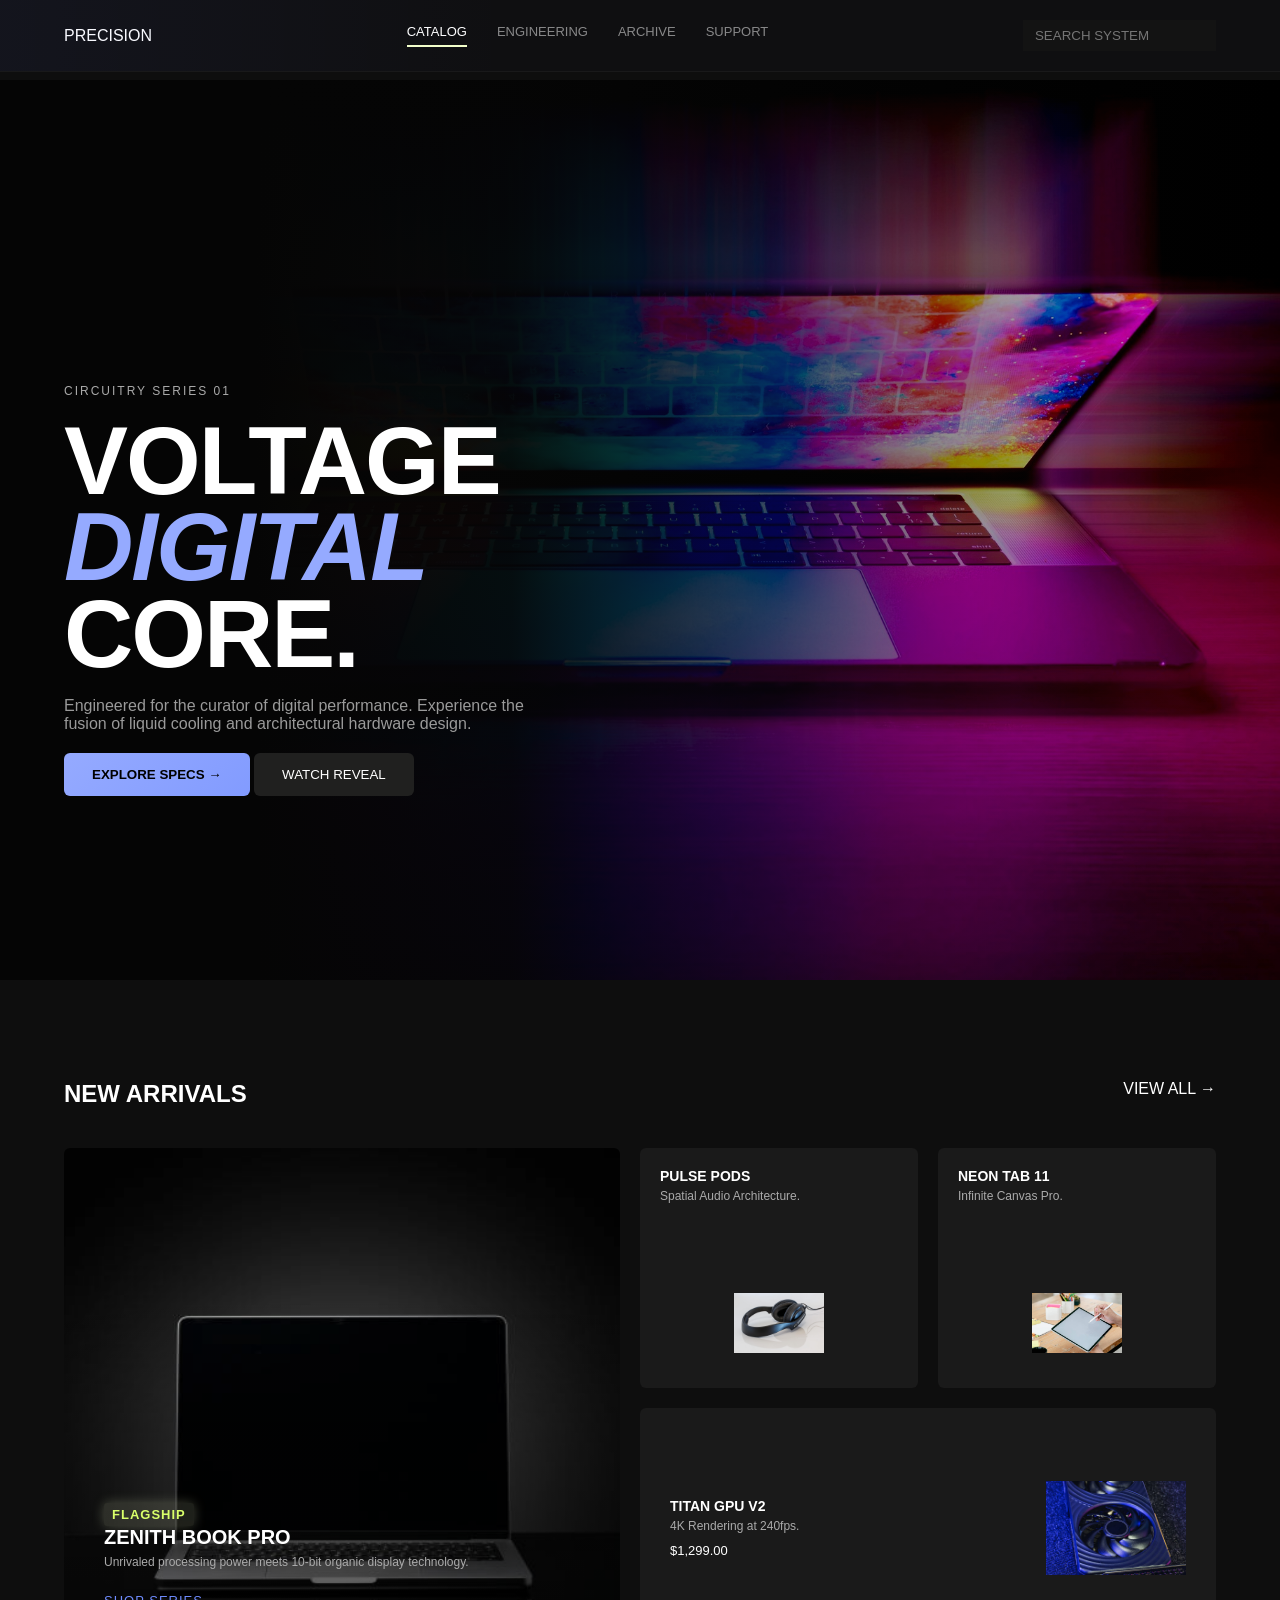
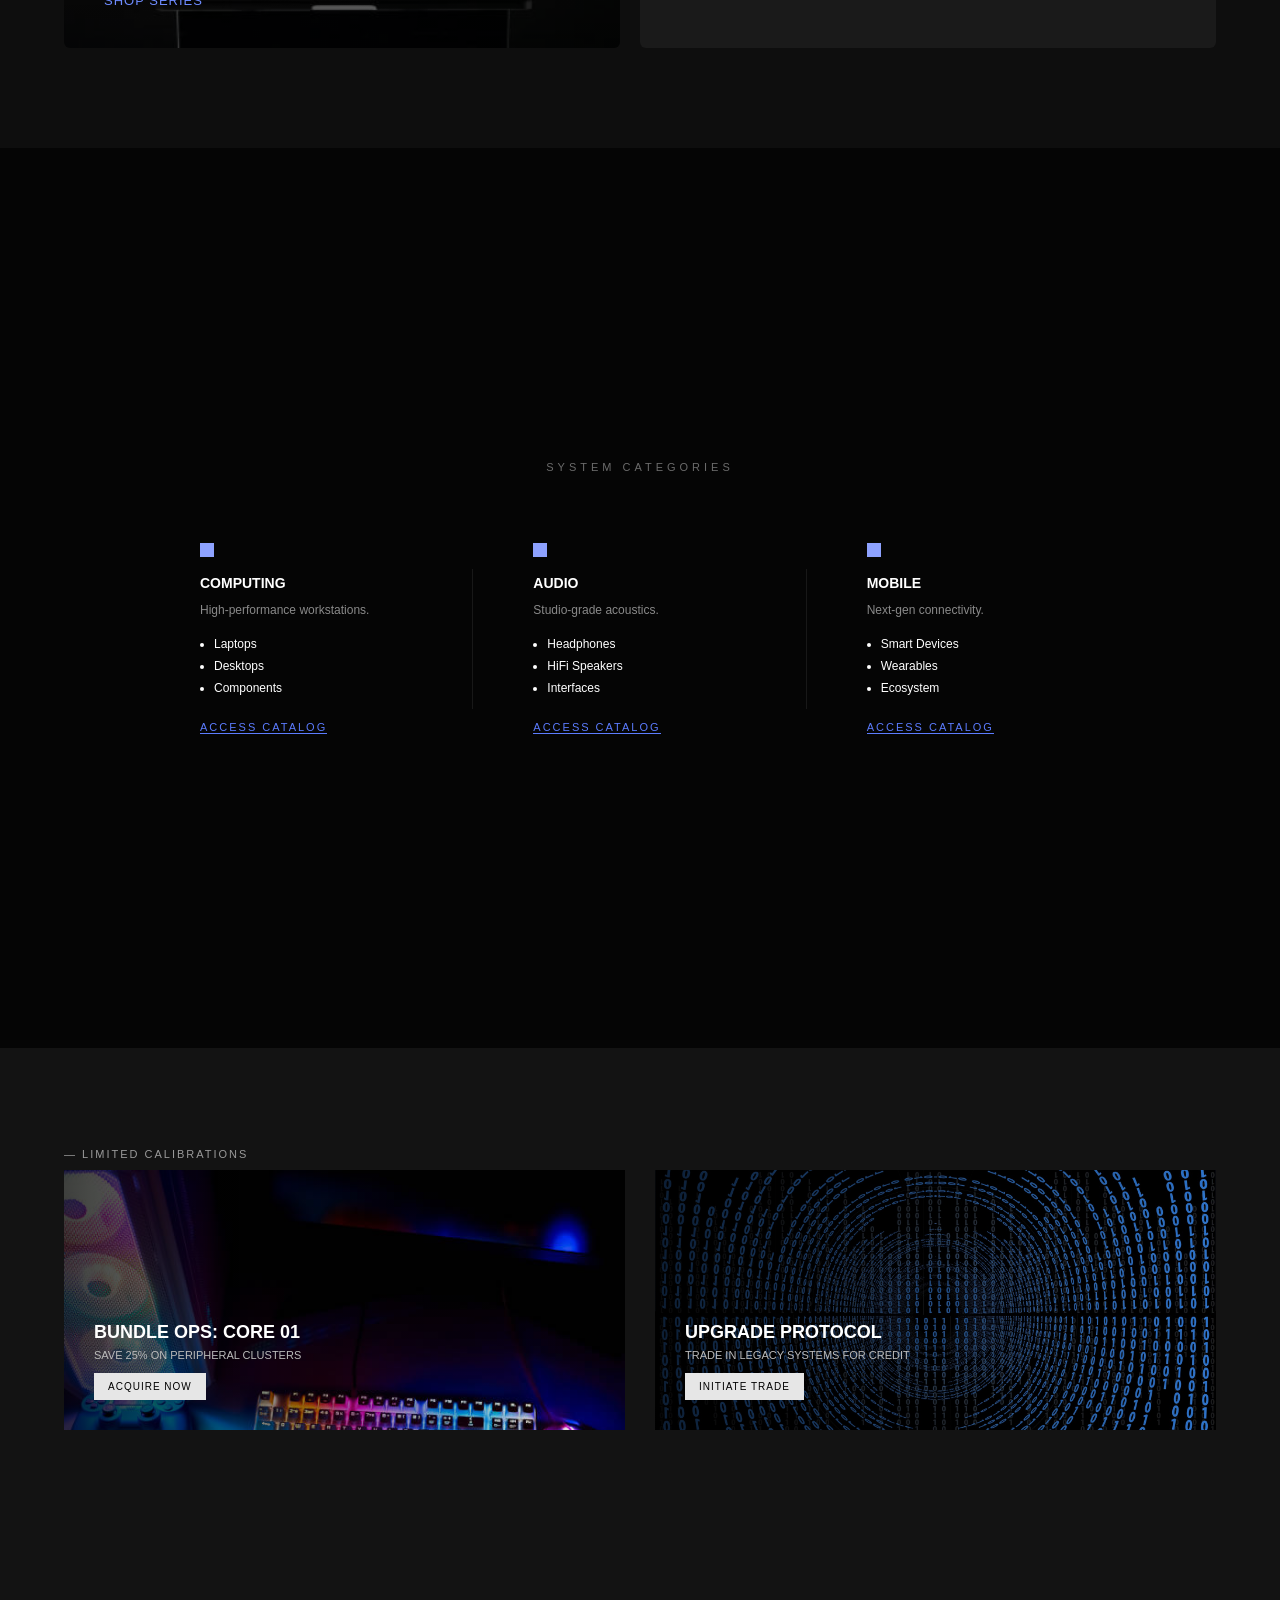
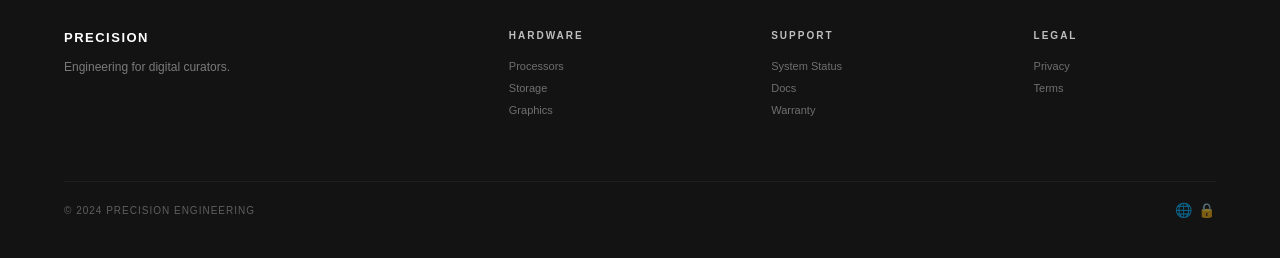
<file: index.html>
<!DOCTYPE html>
<html lang="en">
<head>
<meta charset="UTF-8">
<meta name="viewport" content="width=device-width, initial-scale=1.0">

<title>Precision</title>

<link href="https://fonts.googleapis.com/css2?family=Inter:wght@300;400;500&family=Space+Grotesk:wght@600;700&display=swap" rel="stylesheet">
<link rel="stylesheet" href="css/style.css">

</head>
<body>

<!-- NAV -->
<nav class="nav">
  <div class="container nav-inner">
  
  <div class="logo">PRECISION</div>

  <ul class="nav-links">
    <li class="active">CATALOG</li>
    <li>ENGINEERING</li>
    <li>ARCHIVE</li>
    <li>SUPPORT</li>
  </ul>

  <div class="nav-right">
    <input placeholder="SEARCH SYSTEM">
  </div>
</div>

</nav>

<!-- HERO -->
<section class="hero">
  
  
  <div class="container">
  <div class="hero-content">
    <p class="tag">CIRCUITRY SERIES 01</p>

    <h1>
      VOLTAGE<br>
      <span>DIGITAL</span> CORE.
    </h1>

    <p class="desc">
      Engineered for the curator of digital performance.
      Experience the fusion of liquid cooling and architectural hardware design.
    </p>

    <div class="buttons">
      <button class="primary">EXPLORE SPECS →</button>
      <button class="secondary">WATCH REVEAL</button>
    </div>
  </div>

</div>
  

</section>

<!-- ARRIVALS -->
<section class="arrivals">
  
 <div class="container">
  <div class="arr-header">
    <h2>NEW ARRIVALS</h2>
    <span>VIEW ALL →</span>
  </div>

 <div class="arr-grid">

  <!-- BIG CARD -->
  <div class="card large">
    <img src="images/image1.png">
    <div class="overlay">
      <span class="badge">FLAGSHIP</span>
      <h3>ZENITH BOOK PRO</h3>
      <p>Unrivaled processing power meets 10-bit organic display technology.</p>
      <span class="link">SHOP SERIES</span>
    </div>
  </div>

  <!-- SMALL 1 -->
  <div class="card small">
    <div>
      <h4>PULSE PODS</h4>
      <p>Spatial Audio Architecture.</p>
    </div>
    <img src="images/headphone.jpg">
  </div>

  <!-- SMALL 2 -->
  <div class="card small">
    <div>
      <h4>NEON TAB 11</h4>
      <p>Infinite Canvas Pro.</p>
    </div>
    <img src="images/tablet.png">
  </div>

  <!-- WIDE -->
  <div class="card wide">
    <div>
      <h4>TITAN GPU V2</h4>
      <p>4K Rendering at 240fps.</p>
      <span>$1,299.00</span>
    </div>
    <img src="images/gpu.png">
  </div>

</div>
</div>
</section>


<!-- CATEGORIES -->
<section class="categories">
  
  <div class="container">
  <p class="cat-title">SYSTEM CATEGORIES</p>

  <div class="cat-grid">

    <div class="cat">
      <h3>COMPUTING</h3>
      <p>High-performance workstations.</p>
      <ul>
        <li>Laptops</li>
        <li>Desktops</li>
        <li>Components</li>
      </ul>
      <a href="#">ACCESS CATALOG</a>
    </div>

    <div class="cat">
      <h3>AUDIO</h3>
      <p>Studio-grade acoustics.</p>
      <ul>
        <li>Headphones</li>
        <li>HiFi Speakers</li>
        <li>Interfaces</li>
      </ul>
      <a href="#">ACCESS CATALOG</a>
    </div>

    <div class="cat">
      <h3>MOBILE</h3>
      <p>Next-gen connectivity.</p>
      <ul>
        <li>Smart Devices</li>
        <li>Wearables</li>
        <li>Ecosystem</li>
      </ul>
      <a href="#">ACCESS CATALOG</a>
    </div>

  </div>
</div>
</section>

<!-- BANNERS -->
<section class="banners">
  <div class="container">

  <p class="banner-tag">— LIMITED CALIBRATIONS</p>
  <div class="banner-grid">
  <div class="banner">
    <img src="images/image3.png" alt="">
    <div class="banner-content">
      <h3>BUNDLE OPS: CORE 01</h3>
      <p>SAVE 25% ON PERIPHERAL CLUSTERS</p>
      <button>ACQUIRE NOW</button>
    </div>
  </div>

  <div class="banner">
    <img src="images/lagancy.jpg" alt="">
    <div class="banner-content">
      <h3>UPGRADE PROTOCOL</h3>
      <p>TRADE IN LEGACY SYSTEMS FOR CREDIT</p>
      <button>INITIATE TRADE</button>
    </div>
  </div>
</div>
</div>
</section>

<!-- FOOTER -->
<footer class="footer">
  <div class="container">

  <div class="footer-grid">

    <div>
      <h3>PRECISION</h3>
      <p>Engineering for digital curators.</p>
    </div>

    <div>
      <h4>HARDWARE</h4>
      <p>Processors<br>Storage<br>Graphics</p>
    </div>

    <div>
      <h4>SUPPORT</h4>
      <p>System Status<br>Docs<br>Warranty</p>
    </div>

    <div>
      <h4>LEGAL</h4>
      <p>Privacy<br>Terms</p>
    </div>

  </div>

  <div class="footer-bottom">
    © 2024 PRECISION ENGINEERING
  </div>
</div>
</footer>

</body>
</html>
</file>
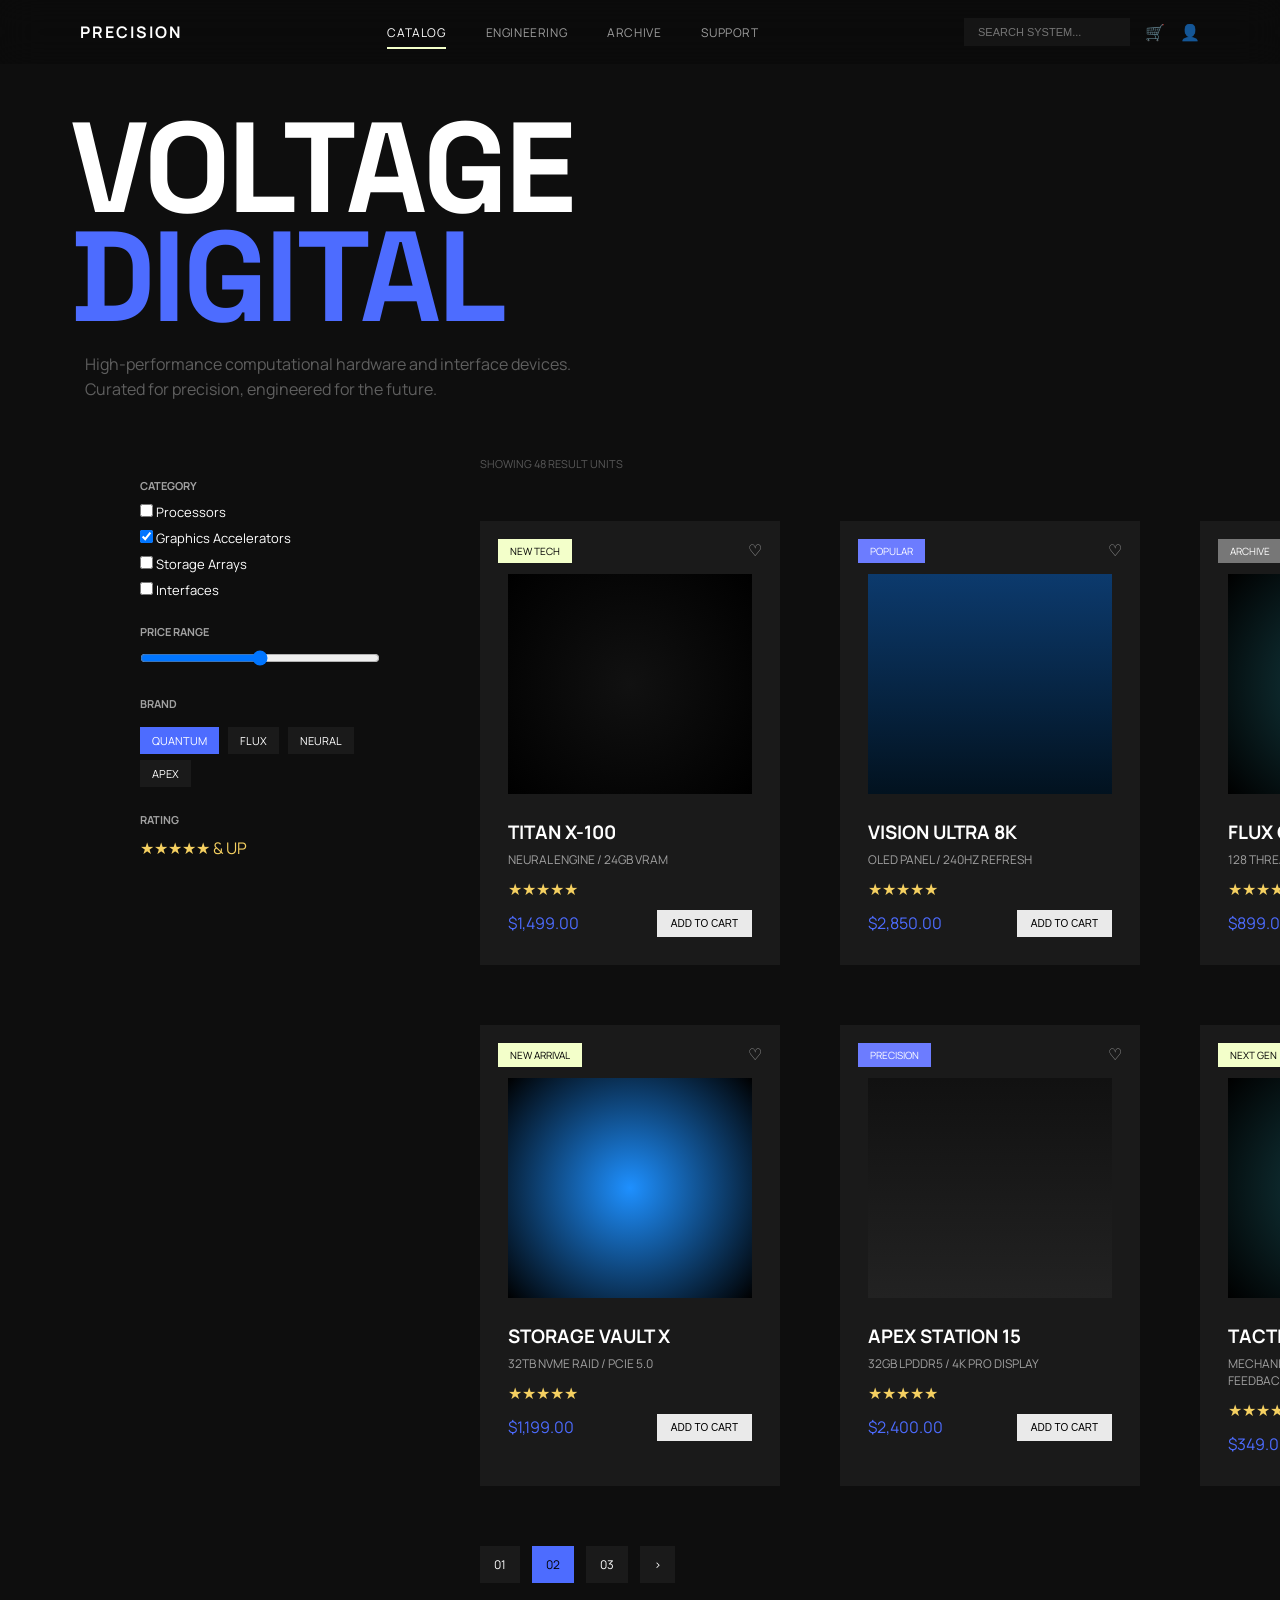
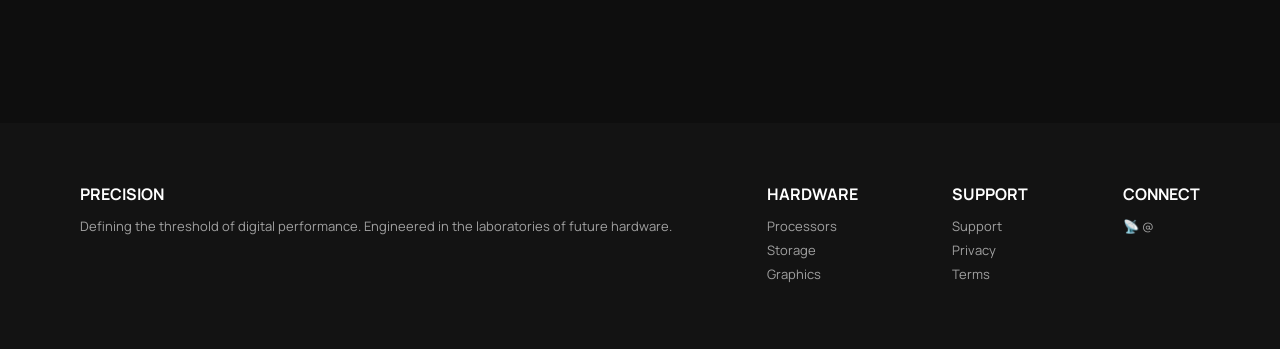
<file: product.html>
<!DOCTYPE html>
<html lang="en">
<head>
<meta charset="UTF-8">
<meta name="viewport" content="width=device-width, initial-scale=1.0">

<title>Precision</title>

<link href="https://fonts.googleapis.com/css2?family=Manrope:wght@300;400;600;700&family=Space+Grotesk:wght@500;700&display=swap" rel="stylesheet">
<link rel="stylesheet" href="css/product.css">

</head>
<body>

<!-- NAV -->
<nav class="nav">
  <div class="logo">PRECISION</div>

  <ul class="nav-links">
    <li class="active">CATALOG</li>
    <li>ENGINEERING</li>
    <li>ARCHIVE</li>
    <li>SUPPORT</li>
  </ul>

  <div class="nav-right">
    <input type="text" placeholder="SEARCH SYSTEM..." />
    <span class="icon">🛒</span>
    <span class="icon">👤</span>
  </div>
</nav>

<!-- ✅ HERO (MOVED OUTSIDE MAIN) -->
<section class="hero-section">
  <div class="hero">
    <h1>VOLTAGE<br><span>DIGITAL</span></h1>
    <p>
      High-performance computational hardware and interface devices.
      Curated for precision, engineered for the future.
    </p>
  </div>
</section>

<!-- MAIN -->
<section class="main">

  <!-- SIDEBAR -->
  <aside class="sidebar">

    <h4>CATEGORY</h4>
    <label><input type="checkbox"> Processors</label>
    <label><input type="checkbox" checked> Graphics Accelerators</label>
    <label><input type="checkbox"> Storage Arrays</label>
    <label><input type="checkbox"> Interfaces</label>

    <h4>PRICE RANGE</h4>
    <input type="range" class="range">

    <h4>BRAND</h4>
    <div class="brands">
      <span class="active">QUANTUM</span>
      <span>FLUX</span>
      <span>NEURAL</span>
      <span>APEX</span>
    </div>

    <h4>RATING</h4>
    <p class="stars">★★★★★ & UP</p>

  </aside>

  <!-- CONTENT -->
  <div class="content">

    <div class="top-bar">
      <span>SHOWING 48 RESULT UNITS</span>
      <span>SORT BY: <b>POPULARITY</b></span>
    </div>

    <!-- GRID -->
    <div class="grid">

      <!-- CARD 1 -->
      <div class="card">
        <span class="tag lime">NEW TECH</span>
        <span class="heart">♡</span>
        <div class="img"></div>
        <h3>TITAN X-100</h3>
        <p>NEURAL ENGINE / 24GB VRAM</p>
        <div class="rating">★★★★★</div>
        <div class="bottom">
          <span class="price">$1,499.00</span>
          <button>ADD TO CART</button>
        </div>
      </div>

      <!-- CARD 2 -->
      <div class="card">
        <span class="tag blue">POPULAR</span>
        <span class="heart">♡</span>
        <div class="img blue-bg"></div>
        <h3>VISION ULTRA 8K</h3>
        <p>OLED PANEL / 240HZ REFRESH</p>
        <div class="rating">★★★★★</div>
        <div class="bottom">
          <span class="price">$2,850.00</span>
          <button>ADD TO CART</button>
        </div>
      </div>

      <!-- CARD 3 -->
      <div class="card">
        <span class="tag gray">ARCHIVE</span>
        <span class="heart">♡</span>
        <div class="img glow"></div>
        <h3>FLUX CORE GEN 9</h3>
        <p>128 THREADS / 5.2GHZ TURBO</p>
        <div class="rating">★★★★★</div>
        <div class="bottom">
          <span class="price">$899.00</span>
          <button>ADD TO CART</button>
        </div>
      </div>

      <!-- ROW 2 -->
      <div class="card">
        <span class="tag lime">NEW ARRIVAL</span>
        <span class="heart">♡</span>
        <div class="img circle"></div>
        <h3>STORAGE VAULT X</h3>
        <p>32TB NVME RAID / PCIE 5.0</p>
        <div class="rating">★★★★★</div>
        <div class="bottom">
          <span class="price">$1,199.00</span>
          <button>ADD TO CART</button>
        </div>
      </div>

      <div class="card">
        <span class="tag blue">PRECISION</span>
        <span class="heart">♡</span>
        <div class="img laptop"></div>
        <h3>APEX STATION 15</h3>
        <p>32GB LPDDR5 / 4K PRO DISPLAY</p>
        <div class="rating">★★★★★</div>
        <div class="bottom">
          <span class="price">$2,400.00</span>
          <button>ADD TO CART</button>
        </div>
      </div>

      <div class="card">
        <span class="tag lime">NEXT GEN</span>
        <span class="heart">♡</span>
        <div class="img glow"></div>
        <h3>TACTILE PRO V4</h3>
        <p>MECHANICAL SWITCHES / HAPTIC FEEDBACK</p>
        <div class="rating">★★★★★</div>
        <div class="bottom">
          <span class="price">$349.00</span>
          <button>ADD TO CART</button>
        </div>
      </div>

    </div>

    <!-- PAGINATION -->
    <div class="pagination">
      <span>01</span>
      <span class="active">02</span>
      <span>03</span>
      <span>›</span>
    </div>

  </div>
</section>

<!-- FOOTER -->
<footer class="footer">

  <div>
    <h4>PRECISION</h4>
    <p>Defining the threshold of digital performance. Engineered in the laboratories of future hardware.</p>
  </div>

  <div>
    <h4>HARDWARE</h4>
    <p>Processors</p>
    <p>Storage</p>
    <p>Graphics</p>
  </div>

  <div>
    <h4>SUPPORT</h4>
    <p>Support</p>
    <p>Privacy</p>
    <p>Terms</p>
  </div>

  <div>
    <h4>CONNECT</h4>
    <p>📡 @</p>
  </div>

</footer>

</body>
</html>
</file>
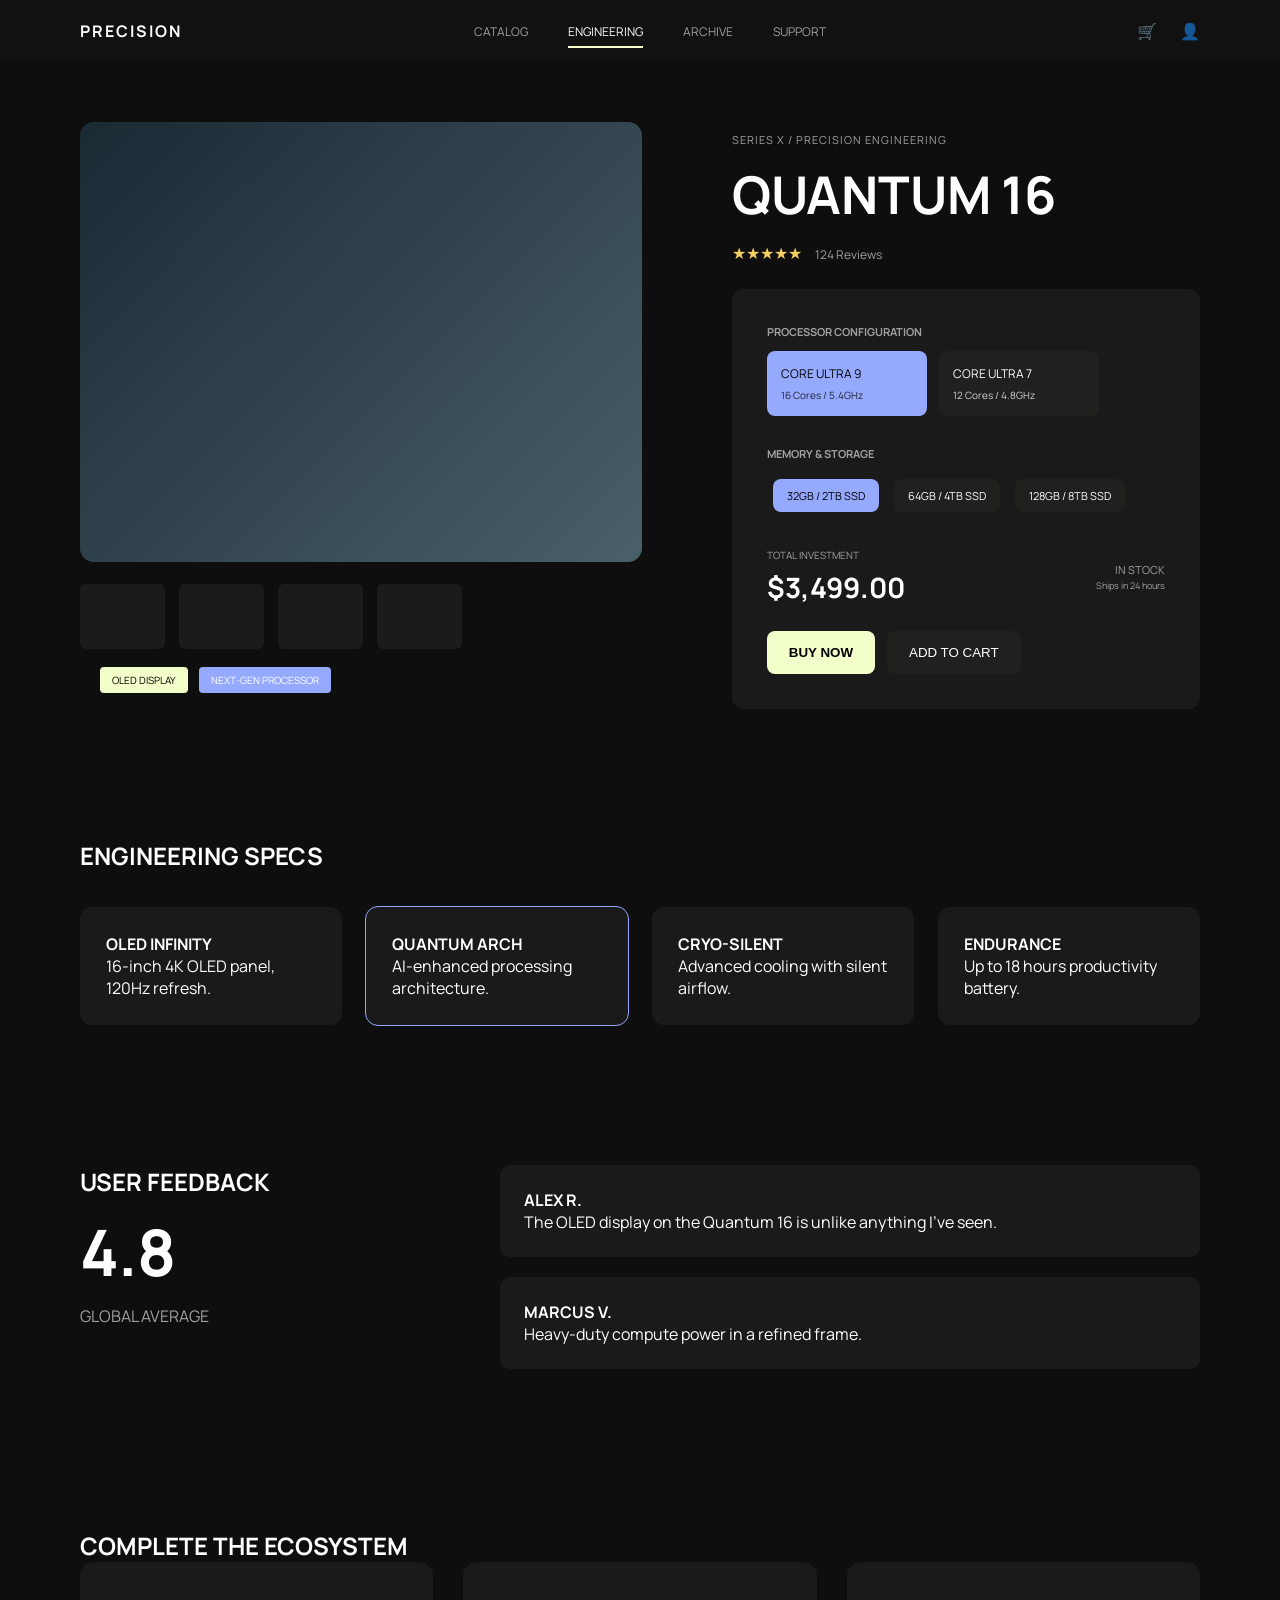
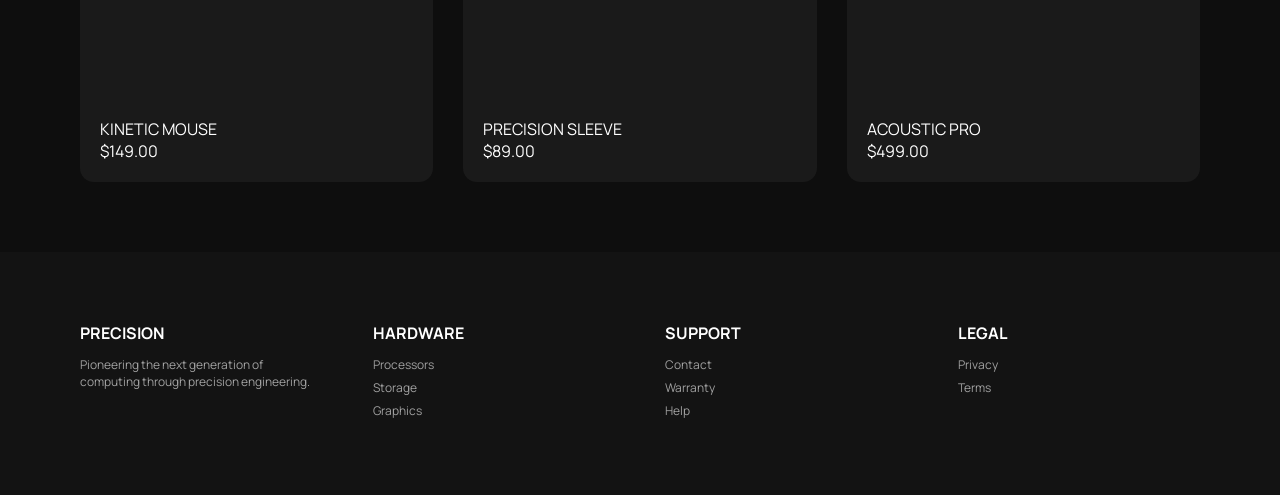
<file: productdeatils.html>
<!DOCTYPE html>
<html lang="en">
<head>
<meta charset="UTF-8">
<meta name="viewport" content="width=device-width, initial-scale=1.0">

<title>Quantum 16</title>

<link href="https://fonts.googleapis.com/css2?family=Manrope:wght@300;400;600;700&display=swap" rel="stylesheet">
<link rel="stylesheet" href="css/productdeatils.css">

</head>
<body>

<!-- NAV -->
<nav class="nav">
  <div class="logo">PRECISION</div>

  <ul class="nav-links">
    <li>CATALOG</li>
    <li class="active">ENGINEERING</li>
    <li>ARCHIVE</li>
    <li>SUPPORT</li>
  </ul>

  <div class="nav-right">
    <span>🛒</span>
    <span>👤</span>
  </div>
</nav>

<!-- PRODUCT HERO -->
<section class="product">

  <!-- LEFT: IMAGE SYSTEM -->
  <div class="gallery">

    <div class="main-image"></div>

    <div class="badges">
      <span class="lime">OLED DISPLAY</span>
      <span class="blue">NEXT-GEN PROCESSOR</span>
    </div>

    <div class="thumbs">
      <div></div>
      <div></div>
      <div></div>
      <div></div>
    </div>

  </div>

  <!-- RIGHT: INFO PANEL -->
  <div class="info">

    <p class="path">SERIES X / PRECISION ENGINEERING</p>

    <h1>QUANTUM 16</h1>

    <div class="rating">
      ★★★★★ <span>124 Reviews</span>
    </div>

    <div class="panel">

      <!-- CPU -->
      <div class="block">
        <h4>PROCESSOR CONFIGURATION</h4>

        <div class="options">
          <div class="option active">
            CORE ULTRA 9
            <small>16 Cores / 5.4GHz</small>
          </div>

          <div class="option">
            CORE ULTRA 7
            <small>12 Cores / 4.8GHz</small>
          </div>
        </div>
      </div>

      <!-- MEMORY -->
      <div class="block">
        <h4>MEMORY & STORAGE</h4>

        <div class="chips">
          <span class="active">32GB / 2TB SSD</span>
          <span>64GB / 4TB SSD</span>
          <span>128GB / 8TB SSD</span>
        </div>
      </div>

      <!-- PRICE -->
      <div class="purchase">
        <div>
          <p class="label">TOTAL INVESTMENT</p>
          <h2>$3,499.00</h2>
        </div>

        <div class="stock">
          IN STOCK<br>
          <small>Ships in 24 hours</small>
        </div>
      </div>

      <!-- BUTTONS -->
      <div class="actions">
        <button class="buy">BUY NOW</button>
        <button class="cart">ADD TO CART</button>
      </div>

    </div>

  </div>

</section>

<!-- SPECS -->
<section class="specs">

  <h2>ENGINEERING SPECS</h2>

  <div class="spec-grid">

    <div class="spec">
      <h4>OLED INFINITY</h4>
      <p>16-inch 4K OLED panel, 120Hz refresh.</p>
    </div>

    <div class="spec active">
      <h4>QUANTUM ARCH</h4>
      <p>AI-enhanced processing architecture.</p>
    </div>

    <div class="spec">
      <h4>CRYO-SILENT</h4>
      <p>Advanced cooling with silent airflow.</p>
    </div>

    <div class="spec">
      <h4>ENDURANCE</h4>
      <p>Up to 18 hours productivity battery.</p>
    </div>

  </div>

</section>

<!-- FEEDBACK -->
<section class="feedback">

  <div class="feedback-left">
    <h2>USER FEEDBACK</h2>
    <h1>4.8</h1>
    <p>GLOBAL AVERAGE</p>
  </div>

  <div class="feedback-right">

    <div class="review">
      <h4>ALEX R.</h4>
      <p>
        The OLED display on the Quantum 16 is unlike anything I’ve seen.
      </p>
    </div>

    <div class="review">
      <h4>MARCUS V.</h4>
      <p>
        Heavy-duty compute power in a refined frame.
      </p>
    </div>

  </div>

</section>

<!-- ECOSYSTEM -->
<section class="ecosystem">

  <h2>COMPLETE THE ECOSYSTEM</h2>

  <div class="eco-grid">

    <div class="eco-card">
      <p>KINETIC MOUSE</p>
      <span>$149.00</span>
    </div>

    <div class="eco-card">
      <p>PRECISION SLEEVE</p>
      <span>$89.00</span>
    </div>

    <div class="eco-card">
      <p>ACOUSTIC PRO</p>
      <span>$499.00</span>
    </div>

  </div>

</section>

<!-- FOOTER -->
<footer class="footer">

  <div>
    <h4>PRECISION</h4>
    <p>
      Pioneering the next generation of computing through precision engineering.
    </p>
  </div>

  <div>
    <h4>HARDWARE</h4>
    <p>Processors</p>
    <p>Storage</p>
    <p>Graphics</p>
  </div>

  <div>
    <h4>SUPPORT</h4>
    <p>Contact</p>
    <p>Warranty</p>
    <p>Help</p>
  </div>

  <div>
    <h4>LEGAL</h4>
    <p>Privacy</p>
    <p>Terms</p>
  </div>

</footer>

</body>
</html>
</file>
<file: css/style.css>
*{
  margin:0;
  padding:0;
  box-sizing:border-box;
}
:root{
  /* CORE COLORS */
  --bg:#0e0e0e;
  --surface:#131313;
  --surface-2:#1a1a1a;
  --surface-3:#20201f;

  /* TEXT */
  --text:#ffffff;
  --text-dim:#adaaaa;

  /* BRAND */
  --primary:#95aaff;
  --primary-soft:#829bff;
  --tertiary:#f3ffca;

  /* GLASS */
  --glass:rgba(18,18,20,0.65);
}

body{
  font-family:'Manrope', sans-serif;
  background:var(--bg);
  color:var(--text);
  padding-top:80px;
}
section{
  width:100%;
}
/* RESPONSIVE BASE */
.container{
  width:100%;
  max-width:1200px;   /* 🔥 fixed layout width */
  margin:0 auto;
  padding:0 24px;     /* side spacing */
}

img{
  max-width:100%;
  height:auto;
  display:block;
}

/* NAV */
.nav{
  position:fixed;
  top:0;
  left:0;
  width:100%;

  
  padding:20px 0;

  background:var(--glass);
  backdrop-filter: blur(20px);
  -webkit-backdrop-filter: blur(20px);

  border-bottom:1px solid rgba(255,255,255,0.04);

  z-index:1000;
}
.nav-inner{
  display:flex;
  justify-content:space-between;
  align-items:center;
}
.nav::after{
  content:"";
  position:absolute;
  inset:0;
  background:linear-gradient(
    to right,
    rgba(100,120,255,0.05),
    transparent 40%
  );
  pointer-events:none;
}

.nav-links{
  display:flex;
  gap:30px;
  list-style:none;
}

.nav-links li{
  opacity:.5;
  font-size:13px;
}

.nav-links .active{
  opacity:1;
  border-bottom:2px solid var(--tertiary);
  padding-bottom:6px;
}

.nav-right input{
  background:var(--surface);
  border:none;
  padding:8px 12px;
  color:#aaa;
}

/* HERO */
.hero{
  position:relative;
  min-height:100vh;
  display:flex;
  align-items:center;
 
  overflow:hidden;
  background:#050505;
}

.hero::after{
  content:"";
  position:absolute;
  inset:0;
  background:url("../images/laptop.jpg") no-repeat right center;
  background-size:cover;
  opacity:0.95;
  z-index:1;
   filter:brightness(0.9) contrast(1.1);
}

.hero::before{
  content:"";
  position:absolute;
  inset:0;
  background:linear-gradient(
    to right,
    #050505 20%,
    rgba(5,5,5,0.95) 40%,
    rgba(5,5,5,0.6) 60%,
    transparent 100%
  );
  z-index:2;
}

.hero-content{
  position:relative;
  z-index:3;
  max-width:520px;
}

.hero h1{
  font-size:96px;
  line-height:0.9;
  letter-spacing:-2px;
  font-weight:700;
}

.hero span{
  color:var(--primary);
  font-style:italic;
}

.tag{
  font-size:12px;
  letter-spacing:2px;
  color:#aaa;
  margin-bottom:20px;
}

.desc{
  margin:20px 0;
  color:#9a9a9a;
  max-width:480px;
}

.primary{
  background:linear-gradient(135deg,var(--primary),var(--primary-soft));
  padding:14px 28px;
  border:none;
  color:#000;
  font-weight:600;
  border-radius:6px;
}
.primary:hover{
  filter:brightness(1.1);
}

.secondary{
  background:var(--surface-3);
  padding:14px 28px;
  border:none;
  color:#fff;
  border-radius:6px;
}
/* ARRIVALS */


.arr-header{
  display:flex;
  justify-content:space-between;
  margin-bottom:40px;
}

/* GRID */
.arr-grid{
  display:grid;
  grid-template-columns: 2fr 1fr 1fr;
  grid-template-rows: 240px 240px;
  gap:20px;
}
.large{
  border-radius:6px;
}

.small, .wide{
  border-radius:6px;
}
/* BIG CARD */
.large{
  grid-row: span 2;
  position:relative;
  overflow:hidden;
}

.large img{
  width:100%;
  height:100%;
  object-fit:cover;
  filter:brightness(0.75);
}

/* DARK OVERLAY FOR BIG IMAGE */
.large::after{
  content:"";
  position:absolute;
  inset:0;
  background:linear-gradient(
    to top,
    rgba(0,0,0,0.6) 0%,   /* lighter */
    rgba(0,0,0,0.3) 40%,
    transparent 70%
  );
}


/* TEXT OVER BIG IMAGE */
.overlay{
  position:absolute;
  bottom:40px;   /* increase from 25–30 */
  left:40px;     /* slight shift right */

  display:flex;
  flex-direction:column;
  align-items:flex-start;

  z-index:2;
}

.overlay h3{
  font-size:20px;
  font-weight:600;
  color:#fff;
}

.overlay p{
  font-size:13px;
  color:#bbb;
  line-height:1.4;
  margin-bottom:12px;
}

/* SMALL CARDS */
.small{
  background:var(--surface-2);
  padding:20px;
  display:flex;
  flex-direction:column;
  justify-content:space-between;
  height:100%;
}

/* SMALL IMAGES */
.small img{
  width:90px;
  height:90px;
  object-fit:contain;
  align-self:flex-end;
  margin:20px auto 0;
}
.badge{
  font-size:9px;
  letter-spacing:1px;
  font-weight:600;

  padding:4px 8px;

  color:#d9ff6a;
  background:rgba(243,255,202,0.12);

  border:none;
  border-radius:3px;

  box-shadow:0 0 12px rgba(243,255,202,0.25);
}
.link{
  color:#6f8cff;  /* softer blue like reference */
  font-size:12px;
  letter-spacing:1px;
}
/* WIDE CARD */
.wide{
  grid-column: span 2;
  background:var(--surface-2);
  padding:30px;
  display:flex;
  justify-content:space-between;
  align-items:center;
}

.wide img{
  width:140px;
  height:140px;
  object-fit:contain;
}
.small:hover,
.wide:hover{
  background:var(--surface-3);
  transition:0.3s ease;
}
/* TEXT STYLES */
.card h4{
  font-size:14px;
  font-weight:600;
}

.card p{
  font-size:12px;
  color:#aaa;
  margin-top:5px;
}

.card span{
  font-size:13px;
  margin-top:10px;
  display:block;
}

/* CATEGORIES */
/* =========================
   FULL SCREEN CATEGORIES
========================= */

.categories{
  width:100%;
  min-height:100vh;        /* ✅ allow grow if needed */
  padding:100px 0;         /* ✅ gives breathing space */

  background:#050505;

  display:flex;
  align-items:center;      /* vertical center */
}
.categories .container{
  width:100%;
  display:flex;
  flex-direction:column;
  justify-content:center;   /* vertical center */
  align-items:center;       /* horizontal center */
}


/* TITLE */
.cat-title{
  font-size:11px;
  letter-spacing:4px;
  color:#6b6b6b;
  margin-bottom:70px;
}

/* GRID */
.cat-grid{
  width:100%;
  max-width:1000px;

  display:grid;
  grid-template-columns:repeat(3, 1fr);
}

/* COLUMN */
.cat{
  padding:0 60px;
  position:relative;
}

/* DIVIDER */
.cat:not(:last-child)::after{
  content:"";
  position:absolute;
  top:50%;
  right:0;
  transform:translateY(-50%);

  width:1px;
  height:140px;
  background:rgba(255,255,255,0.08);
}

/* ICON */
.cat::before{
  content:"";
  display:block;
  width:14px;
  height:14px;
  background:#8ea2ff;
  margin-bottom:18px;
}

/* TEXT */
.cat h3{
  font-size:14px;
  margin-bottom:12px;
}

.cat p{
  font-size:12px;
  color:#8a8a8a;
  margin-bottom:20px;
}

.cat ul{
  margin-bottom:22px;
  padding-left:14px;
}

.cat ul li{
  font-size:12px;
  margin-bottom:8px;
}

.cat a{
  font-size:11px;
  letter-spacing:2px;
  color:#5c7cff;
  text-decoration:none;
  border-bottom:1px solid #5c7cff;
}

.cat a:hover{
  color:#8ea2ff;
  border-color:#8ea2ff;
}

/* REMOVE HOVER LIFT (NOT IN IMAGE) */
.cat:hover{
  transform:none;
}
/* BANNERS */
/* SECTION */
.banners{
  
  background:var(--surface);
  display:grid;
  padding: 100px 0;
}
.banner-grid{
  display:grid;
  grid-template-columns:1fr 1fr;
  gap:30px;
}

/* TOP LABEL */
.banner-tag{
  grid-column:span 2;
  font-size:11px;
  letter-spacing:2px;
  color:#9a9a9a;
  margin-bottom:10px;
}

/* CARD */
.banner{
  position:relative;
  height:260px;
  background-size:cover;
  background-position:center;
  overflow:hidden;
}

/* DARK OVERLAY (IMPORTANT) */
.banner::before{
  content:"";
  position:absolute;
  inset:0;
  background:linear-gradient(
    to right,
    rgba(0,0,0,0.75),
    rgba(0,0,0,0.35),
    transparent
  );
}

/* CONTENT POSITION */
.banner-content{
  position:absolute;
  bottom:30px;
  left:30px;
  z-index:2;
}

/* TITLE */
.banner-content h3{
  font-size:18px;
  font-weight:600;
  margin-bottom:6px;
}

/* SUBTEXT */
.banner-content p{
  font-size:11px;
  color:#bbb;
  margin-bottom:12px;
}

/* BUTTON */
.banner-content button{
  background:#e6e6e6;
  color:#000;
  border:none;
  padding:8px 14px;
  font-size:10px;
  letter-spacing:1px;
  cursor:pointer;
}

/* HOVER EFFECT (optional but premium) */
.banner:hover{
  transform:scale(1.01);
  transition:0.4s ease;
}

/* FOOTER */
/* FOOTER */
.footer{
  background:var(--surface);
  
}

/* GRID */
.footer-grid{
  display:grid;
  grid-template-columns:2fr 1fr 1fr 1fr;
  gap:80px;              /* wider spacing like design */
  margin-bottom:60px;
}

/* LOGO */
.footer h3{
  font-size:13px;
  letter-spacing:1.5px;
  margin-bottom:12px;
}

/* DESCRIPTION */
.footer-grid div:first-child p{
  font-size:12px;
  color:#7a7a7a;
  line-height:1.7;
  max-width:220px;
}

/* HEADINGS */
.footer h4{
  font-size:10px;
  letter-spacing:2px;
  color:#bfbfbf;
  margin-bottom:14px;
}

/* LINKS */
.footer-grid div:not(:first-child) p{
  font-size:11px;
  color:#6f6f6f;
  line-height:2;
}

/* BOTTOM BAR */
.footer-bottom{
  display:flex;
  justify-content:space-between;
  align-items:center;

  padding-top:20px;
  border-top:1px solid rgba(255,255,255,0.05);

  font-size:10px;
  color:#5f5f5f;
  letter-spacing:1px;
}

/* OPTIONAL RIGHT ICONS */
.footer-bottom::after{
  content:"\1F310   \1F512"; /* globe + lock */
  font-size:14px;
  opacity:0.5;
}
.hero{
  padding:120px 0 0;
}

.arrivals,
.banners{
  padding:100px 0;
}

.footer{
  padding:100px 0 40px;
}


@media (max-width: 1024px){
  .nav{
    padding:15px 30px;
  }

  .nav-links{
    gap:20px;
  }
}

@media (max-width: 768px){
  .nav{
    padding:12px 20px;
  }

  .nav-links{
    display:none; /* 🔥 hide menu for mobile */
  }

  .nav-right input{
    width:120px;
  }
}

@media (max-width: 1024px){
  .hero{
    padding:100px 40px 0;
  }

  .hero h1{
    font-size:70px;
  }
}

@media (max-width: 768px){
  .hero{
    height:100vh;              /* 🔥 full screen */
    min-height:100vh;
    padding:100px 20px 40px;  /* adjust spacing */
    
    display:flex;
    align-items:center;       /* vertical center */
  }


  .hero h1{
    font-size:48px;
  }

  .desc{
    font-size:14px;
  }

  .buttons{
    display:flex;
    flex-direction:column;
    gap:10px;
  }
}

@media (max-width: 1024px){
  .arrivals{
    padding:80px 40px;
  }

  .arr-grid{
    grid-template-columns:1fr 1fr;
    grid-template-rows:auto;
  }

  .large{
    grid-column: span 2;
    height:300px;
  }

  .wide{
    grid-column: span 2;
  }
}

@media (max-width: 768px){
  .arrivals{
    padding:60px 20px;
  }

  .arr-grid{
    grid-template-columns:1fr;
  }

  .large,
  .wide{
    grid-column: span 1;
  }

  .small{
    flex-direction:row;
    align-items:center;
  }

  .small img{
    width:70px;
    height:70px;
  }
}

@media (max-width: 1024px){
  .categories{
    min-height:100vh;   /* ✅ keep full screen */
    padding:80px 20px;
  }


  .cat-grid{
    grid-template-columns:1fr 1fr;
    gap:40px;
  }

  .cat{
    padding:0 20px;
  }
}

@media (max-width: 768px){

  .cat-grid{
    grid-template-columns:1fr;
    gap:60px;
  }

  .cat{
    text-align:center;
    padding:0 10px;
  }

  .cat::after{
    display:none;
  }

  /* FIX ICON */
  .cat::before{
    margin:0 auto 18px;
  }

  /* 🔥 IMPORTANT FIX */
  .cat ul{
    list-style:none;
    padding:0;
    margin:0 auto 20px;

    display:inline-block;
    text-align:left;
  }

  .cat ul li{
    font-size:13px;
    margin-bottom:8px;
    padding-left:14px;
    position:relative;
  }

  .cat ul li::before{
    content:"•";
    position:absolute;
    left:0;
    color:#8ea2ff;
  }

  .cat h3{
    font-size:16px;
  }

  .cat p{
    font-size:13px;
  }

  .cat a{
    display:inline-block;
    margin-top:10px;
  }
}

@media (max-width: 768px){
  .banner-grid{
    grid-template-columns:1fr;
  }


  .banner-tag{
    grid-column:span 1;
  }
}

@media (max-width: 768px){
  .banners{
    padding:60px 20px;
  }

  .banner{
    height:200px;
  }

  .banner-content h3{
    font-size:16px;
  }
}

@media (max-width: 1024px){
  .footer{
    padding:80px 40px 40px;
  }

  .footer-grid{
    grid-template-columns:1fr 1fr;
    gap:40px;
  }
}

@media (max-width: 768px){

  .footer{
    padding:60px 20px 30px;
    text-align:center; /* 🔥 center everything */
  }

  .footer-grid{
    grid-template-columns:1fr;
    gap:40px;
    justify-items:center; /* 🔥 center grid items */
  }

  /* FIX TEXT WIDTH */
  .footer-grid div{
    max-width:260px;
  }

  /* REMOVE LEFT ALIGN LOOK */
  .footer-grid div p{
    text-align:center;
  }

  /* HEADINGS CENTER */
  .footer h4{
    text-align:center;
  }

  /* LOGO BLOCK */
  .footer-grid div:first-child p{
    margin:auto;
  }

  /* BOTTOM BAR */
  .footer-bottom{
    flex-direction:column;
    gap:12px;
    text-align:center;
  }

}
</file>
<file: css/product.css>
:root{
  --bg:#0e0e0e;
  --surface-low:#131313;
  --surface:#1a1a1a;
  --surface-high:#20201f;

  --text:#ffffff;
  --muted:#a1a1a1;

  --primary:#4d6cff;
  --primary-dim:#6c7cff;
  --tertiary:#f3ffca;
}

/* RESET */
*{
  margin:0;
  padding:0;
  box-sizing:border-box;
}

body{
  background:var(--bg);
  color:var(--text);
  font-family:'Manrope',sans-serif;
}

/* ================= NAV ================= */
.nav{
  position:sticky;
  top:0;
  z-index:1000;

  display:flex;
  justify-content:space-between;
  align-items:center;

  padding:18px 80px;

  background:rgba(10,10,10,0.7);
  backdrop-filter:blur(18px);
}

.logo{
  font-weight:700;
  letter-spacing:2px;
}

.nav-links{
  display:flex;
  gap:40px;
  list-style:none;
}

.nav-links li{
  font-size:12px;
  letter-spacing:.05em;
  opacity:.6;
  position:relative;
}

.nav-links li.active{
  opacity:1;
}

.nav-links li.active::after{
  content:'';
  position:absolute;
  bottom:-8px;
  left:0;
  width:100%;
  height:2px;
  background:var(--tertiary);
}

.nav-right{
  display:flex;
  align-items:center;
  gap:15px;
}

.nav-right input{
  background:#151515;
  border:none;
  padding:8px 14px;
  color:#fff;
  font-size:11px;
}

.icon{
  opacity:.7;
}

/* ================= HERO ================= */
.hero-section{
  padding:40px 80px 10px;
}
.hero{
  margin-left: 0px;   /* 🔥 key for exact look */
  margin-top: 10px;
}

.hero h1{
  font-family:'Space Grotesk',sans-serif;
   font-size: 128px;
  line-height: 0.85;
  letter-spacing: -3px;
  margin-left: -10px;
}

.hero span{
  color:var(--primary);
}

.hero p{
  margin-top:20px;
  max-width:520px;
  color:var(--muted);
  line-height:1.6;
  opacity: .55;
  margin-left: 5px;
}

/* ================= MAIN ================= */
.main{
  display:grid;
  grid-template-columns:240px 1fr;
  gap:100px;              /* more breathing space */
  padding:40px 140px 60px; /* 🔥 increase left padding */
  align-items:start;
}

/* ================= SIDEBAR ================= */
.sidebar h4{
  font-size:11px;
  margin:25px 0 10px;
  color:var(--muted);
}

.sidebar label{
  display:block;
  margin:8px 0;
  font-size:13px;
}

.range{
  width:100%;
}

.brands span{
  display:inline-block;
  padding:6px 12px;
  margin:6px 6px 0 0;
  background:var(--surface);
  font-size:11px;
}

.brands .active{
  background:var(--primary);
}

.stars{
  margin-top:10px;
  color:#f5d061;
}

/* ================= TOP BAR ================= */
.top-bar{
  display:flex;
  justify-content:space-between;
  align-items:center;
  margin:3px 0 50px;
  font-size:11px;
  color:var(--muted);
  opacity:.5;
  padding-right: 40px;
}

/* ================= GRID ================= */
.grid{
  display:grid;
  grid-template-columns:repeat(3, 300px);
  gap:60px;
  justify-content:flex-start;
}

/* ================= CARD ================= */
.card{
  background:var(--surface);
  padding:28px;
  position:relative;
  transition:.35s;
}

.card:hover{
  background:var(--surface-high);
  transform:translateY(-6px);
}

/* TAG */
.tag{
  position:absolute;
  top:18px;
  left:18px;
  font-size:10px;
  padding:5px 12px;
}

.lime{background:var(--tertiary);color:#000;}
.blue{background:var(--primary-dim);}
.gray{background:#777;}

/* HEART */
.heart{
  position:absolute;
  top:18px;
  right:18px;
  opacity:.6;
}

/* IMAGE */
.img{
  height:220px;
  margin:25px 0;
  background:radial-gradient(circle at center,#111,#000);
}

.blue-bg{
  background:linear-gradient(#0c3a6d,#02121f);
}

.glow{
  background:radial-gradient(circle,#00e0ff33,#000);
}

.circle{
  background:radial-gradient(circle,#1e90ff,#000);
}

.laptop{
  background:linear-gradient(#111,#222);
}

/* TEXT */
.card h3{
  margin-bottom:6px;
}

.card p{
  font-size:12px;
  color:var(--muted);
}

.rating{
  color:#f5d061;
  margin:10px 0;
}

.bottom{
  display:flex;
  justify-content:space-between;
  align-items:center;
}

.price{
  color:var(--primary);
}

/* BUTTON */
button{
  background:#eaeaea;
  border:none;
  padding:8px 14px;
  font-size:10px;
  cursor:pointer;
  transition:.3s;
}

button:hover{
  background:#fff;
}

/* ================= PAGINATION ================= */
.pagination{
  margin-top:60px;
  display:flex;
  gap:12px;
}

.pagination span{
  padding:10px 14px;
  background:var(--surface);
  font-size:12px;
}

.pagination .active{
  background:var(--primary);
  color:#000;
}

/* ================= FOOTER ================= */
.footer{
  display:flex;
  justify-content:space-between;
  padding:60px 80px;
  background:var(--surface-low);
  margin-top:80px;
}

.footer h4{
  margin-bottom:12px;
}

.footer p{
  font-size:13px;
  color:var(--muted);
  margin-bottom:6px;
}
</file>
<file: css/productdeatils.css>
/* =====================
   ROOT (DESIGN SYSTEM)
===================== */
:root{
  --bg:#0e0e0e;
  --surface-low:#131313;
  --surface:#1a1a1a;
  --surface-high:#20201f;

  --primary:#95aaff;
  --primary-dim:#829bff;
  --accent:#f3ffca;

  --text:#ffffff;
  --text-dim:#a1a1a1;
}

/* RESET */
*{
  margin:0;
  padding:0;
  box-sizing:border-box;
}

body{
  background:var(--bg);
  color:var(--text);
  font-family:'Manrope',sans-serif;
}

/* =====================
   NAVBAR (GLASS)
===================== */
.nav{
  display:flex;
  justify-content:space-between;
  align-items:center;
  padding:20px 80px;

  background:rgba(20,20,20,0.6);
  backdrop-filter:blur(18px);

  position:sticky;
  top:0;
  z-index:100;
}

.logo{
  font-weight:700;
  letter-spacing:2px;
}

.nav-links{
  display:flex;
  gap:40px;
  list-style:none;
}

.nav-links li{
  font-size:12px;
  opacity:.6;
  position:relative;
}

.nav-links .active{
  opacity:1;
}

.nav-links .active::after{
  content:'';
  position:absolute;
  bottom:-8px;
  left:0;
  width:100%;
  height:2px;
  background:var(--accent);
}

.nav-right span{
  margin-left:20px;
  opacity:.7;
}

/* =====================
   PRODUCT HERO
===================== */
.product{
  display:grid;
  grid-template-columns: 1.2fr 1fr;
  gap:90px;

  padding:60px 80px;
}

/* LEFT IMAGE */
.gallery{
  position:relative;
}

.main-image{
  height:440px;
  border-radius:14px;

  background:linear-gradient(135deg,#1a2a33,#495f6a);
}

/* BADGES */
.badges{
  position:absolute;
  bottom:20px;
  left:20px;
}

.badges span{
  font-size:10px;
  padding:6px 12px;
  margin-right:8px;
  border-radius:4px;
}

.lime{
  background:var(--accent);
  color:#000;
}

.blue{
  background:var(--primary);
}

/* THUMBS */
.thumbs{
  display:flex;
  gap:14px;
  margin-top:22px;
}

.thumbs div{
  width:85px;
  height:65px;
  background:#222;
  border-radius:6px;
  opacity:.7;
}

.thumbs div:hover{
  opacity:1;
}

/* =====================
   RIGHT PANEL
===================== */
.info{
  padding-top:10px;
}

.path{
  font-size:11px;
  color:var(--text-dim);
  letter-spacing:1px;
}

.info h1{
  font-size:52px;
  margin:12px 0;
}

.rating{
  color:#f5d061;
  margin-bottom:25px;
}

.rating span{
  color:var(--text-dim);
  font-size:12px;
  margin-left:10px;
}

/* PANEL */
.panel{
  background:var(--surface);
  padding:35px;
  border-radius:12px;
}

/* BLOCK */
.block{
  margin-bottom:30px;
}

.block h4{
  font-size:11px;
  color:var(--text-dim);
  margin-bottom:12px;
}

/* OPTIONS */
.options{
  display:flex;
  gap:12px;
}

.option{
  background:var(--surface-high);
  padding:14px;
  font-size:12px;
  border-radius:8px;
  width:160px;
  transition:.3s;
}

.option.active{
  background:var(--primary);
  color:#000;
}

.option small{
  display:block;
  font-size:10px;
  margin-top:6px;
  opacity:.8;
}

/* CHIPS */
.chips span{
  display:inline-block;
  padding:9px 14px;
  margin:6px;
  background:var(--surface-high);
  font-size:11px;
  border-radius:8px;
}

.chips .active{
  background:var(--primary);
  color:#000;
}

/* PURCHASE */
.purchase{
  display:flex;
  justify-content:space-between;
  align-items:center;
  margin-top:25px;
}

.label{
  font-size:10px;
  color:var(--text-dim);
}

.purchase h2{
  font-size:28px;
  margin-top:6px;
}

.stock{
  text-align:right;
  font-size:11px;
  color:var(--text-dim);
}

/* BUTTONS */
.actions{
  margin-top:25px;
  display:flex;
  gap:12px;
}

.buy{
  background:var(--accent);
  color:#000;
  padding:14px 22px;
  border:none;
  border-radius:8px;
  font-weight:600;
}

.cart{
  background:var(--surface-high);
  color:#fff;
  padding:14px 22px;
  border:none;
  border-radius:8px;
}

/* =====================
   SPECS
===================== */
.specs{
  padding:70px 80px;
}

.specs h2{
  margin-bottom:35px;
}

.spec-grid{
  display:grid;
  grid-template-columns:repeat(4,1fr);
  gap:24px;
}

.spec{
  background:var(--surface);
  padding:26px;
  border-radius:12px;
  transition:.3s;
}

.spec:hover{
  background:var(--surface-high);
}

.spec.active{
  outline:1px solid var(--primary);
}

/* =====================
   FEEDBACK
===================== */
.feedback{
  display:grid;
  grid-template-columns:1fr 2fr;
  gap:70px;

  padding:70px 80px;
}

.feedback-left h1{
  font-size:64px;
  margin:10px 0;
}

.feedback-left p{
  color:var(--text-dim);
}

/* REVIEW */
.review{
  background:var(--surface);
  padding:24px;
  margin-bottom:20px;
  border-radius:10px;
}

/* =====================
   ECOSYSTEM
===================== */
.ecosystem{
  padding:70px 80px;
}

.eco-grid{
  display:grid;
  grid-template-columns:repeat(3,1fr);
  gap:30px;
}

.eco-card{
  height:220px;
  background:var(--surface);
  border-radius:14px;
  padding:20px;

  display:flex;
  flex-direction:column;
  justify-content:flex-end;

  transition:.3s;
}

.eco-card:hover{
  background:var(--surface-high);
  transform:translateY(-5px);
}

/* =====================
   FOOTER
===================== */
.footer{
  display:grid;
  grid-template-columns:repeat(4,1fr);
  gap:50px;

  padding:70px 80px;
  background:var(--surface-low);
}

.footer h4{
  margin-bottom:12px;
}

.footer p{
  font-size:12px;
  color:var(--text-dim);
  margin-bottom:6px;
}
</file>
